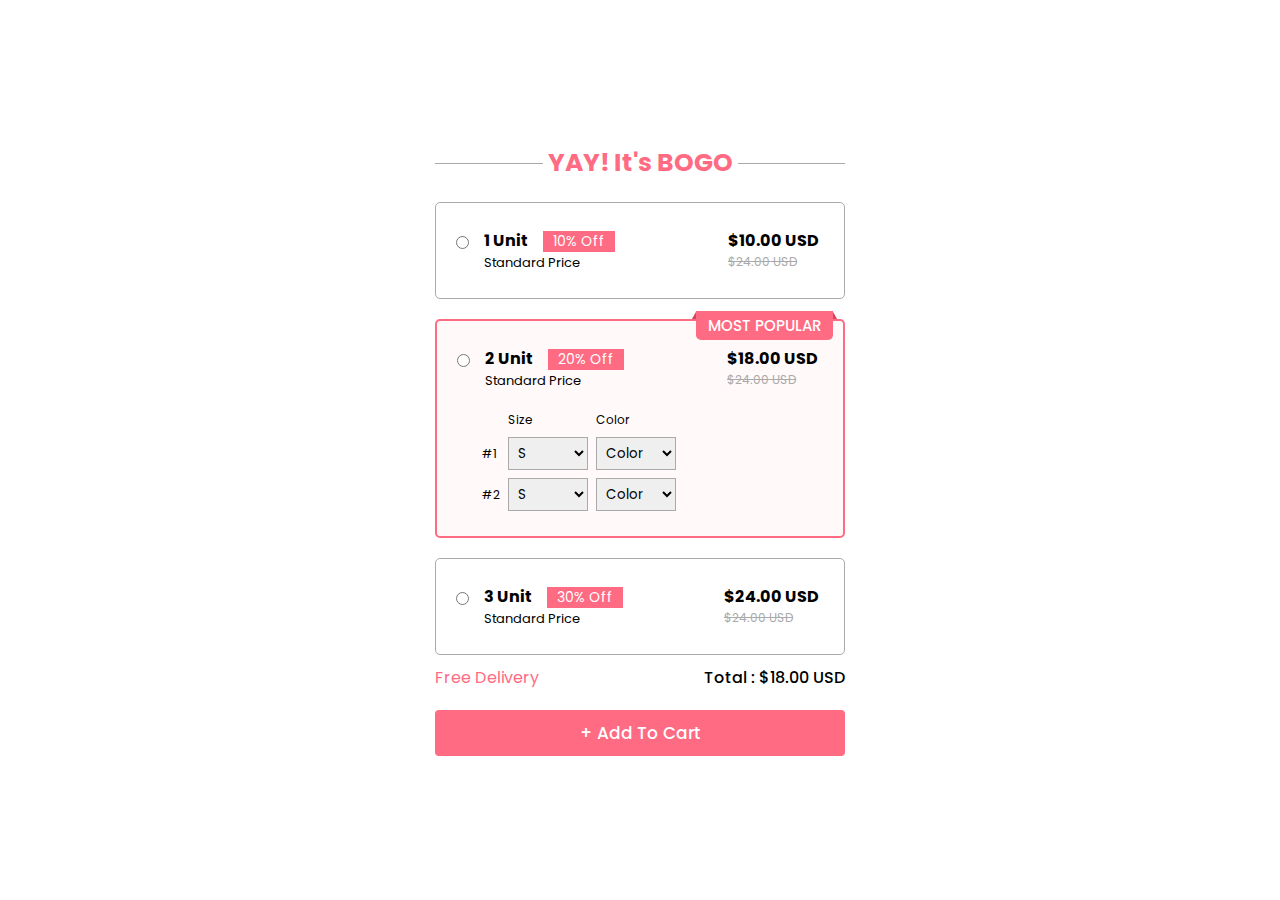
<file: index.html>
<!DOCTYPE html>
<html lang="en">
<head>
    <meta charset="UTF-8">
    <meta name="viewport" content="width=device-width, initial-scale=1.0">
    <title>BOGO shoping cart</title>
    <link rel="stylesheet" href="style.css">
</head>
<body>

    <!-- Main Container -->
    <div class="container">
        <h1><span>YAY! It's BOGO</span></h1>

        <!-- Card 1 -->
        <label for="pair-1" id="card-1">
            <div class="header">
                <input type="radio" id="pair-1" name="pair" class="custom-radio">
                <div>
                    <div>
                        <strong>1 Unit</strong>
                        <span class="discount">10% Off</span>
                        <p>Standard Price</p>
                    </div>
                    <div>
                        <strong>$10.00 USD</strong>
                        <del>$24.00 USD</del>
                    </div>
                </div>
            </div>
            <div class="body">
                <table>
                    <tr>
                        <td></td>
                        <td>Size</td>
                        <td>Color</td>
                    </tr>
                    <tr>
                        <td>#1</td>
                        <td>
                            <select>
                                <option value="S">S</option>
                                <option value="M">M</option>
                                <option value="L">L</option>
                            </select>
                        </td>
                        <td>
                            <select>
                                <option value="">Color</option>
                                <option value="">Black</option>
                                <option value="">Green</option>
                            </select>
                        </td>
                    </tr>
                    <tr>
                        <td>#2</td>
                        <td>
                            <select>
                                <option value="S">S</option>
                                <option value="M">M</option>
                                <option value="L">L</option>
                            </select>
                        </td>
                        <td>
                            <select>
                                <option value="">Color</option>
                                <option value="">Black</option>
                                <option value="">Green</option>
                            </select>
                        </td>
                    </tr>
                </table>
            </div>

        </label>
        <!-- Card 2 -->
        <label for="pair-2" id="card-2" class="active">
            <span class="popular-flag">MOST POPULAR</span>
            <div class="header">
                <input type="radio" id="pair-2" name="pair" class="radio">
                <div>
                    <div>
                        <strong>2 Unit</strong>
                        <span class="discount">20% Off</span>
                        <p>Standard Price</p>
                    </div>
                    <div>
                        <strong>$18.00 USD</strong>
                        <del>$24.00 USD</del>
                    </div>
                </div>
            </div>
            <div class="body">
                <table>
                    <tr>
                        <td></td>
                        <td>Size</td>
                        <td>Color</td>
                    </tr>
                    <tr>
                        <td>#1</td>
                        <td>
                            <select>
                                <option value="S">S</option>
                                <option value="M">M</option>
                                <option value="L">L</option>
                            </select>
                        </td>
                        <td>
                            <select>
                                <option value="">Color</option>
                                <option value="">Black</option>
                                <option value="">Green</option>
                            </select>
                        </td>
                    </tr>
                    <tr>
                        <td>#2</td>
                        <td>
                            <select>
                                <option value="S">S</option>
                                <option value="M">M</option>
                                <option value="L">L</option>
                            </select>
                        </td>
                        <td>
                            <select>
                                <option value="">Color</option>
                                <option value="">Black</option>
                                <option value="">Green</option>
                            </select>
                        </td>
                    </tr>
                </table>
            </div>

        </label>
        <!-- Card 3 -->
        <label for="pair-3" id="card-3">
            <div class="header">
                <input type="radio" id="pair-3" name="pair" class="radio">
                <div>
                    <div>
                        <strong>3 Unit</strong>
                        <span class="discount">30% Off</span>
                        <p>Standard Price</p>
                    </div>
                    <div>
                        <strong>$24.00 USD</strong>
                        <del>$24.00 USD</del>
                    </div>
                </div>
            </div>
            <div class="body">
                <table>
                    <tr>
                        <td></td>
                        <td>Size</td>
                        <td>Color</td>
                    </tr>
                    <tr>
                        <td>#1</td>
                        <td>
                            <select>
                                <option value="S">S</option>
                                <option value="M">M</option>
                                <option value="L">L</option>
                            </select>
                        </td>
                        <td>
                            <select>
                                <option value="">Color</option>
                                <option value="">Black</option>
                                <option value="">Green</option>
                            </select>
                        </td>
                    </tr>
                    <tr>
                        <td>#2</td>
                        <td>
                            <select>
                                <option value="S">S</option>
                                <option value="M">M</option>
                                <option value="L">L</option>
                            </select>
                        </td>
                        <td>
                            <select>
                                <option value="">Color</option>
                                <option value="">Black</option>
                                <option value="">Green</option>
                            </select>
                        </td>
                    </tr>
                </table>
            </div>

        </label>
        <p>
            <span>Free Delivery</span>
            <strong>Total : $18.00 USD</strong>
        </p>
        <button>+ Add To Cart</button>
        
    </div>
    


    <script src="./script.js"></script>
</body>
</html>
</file>
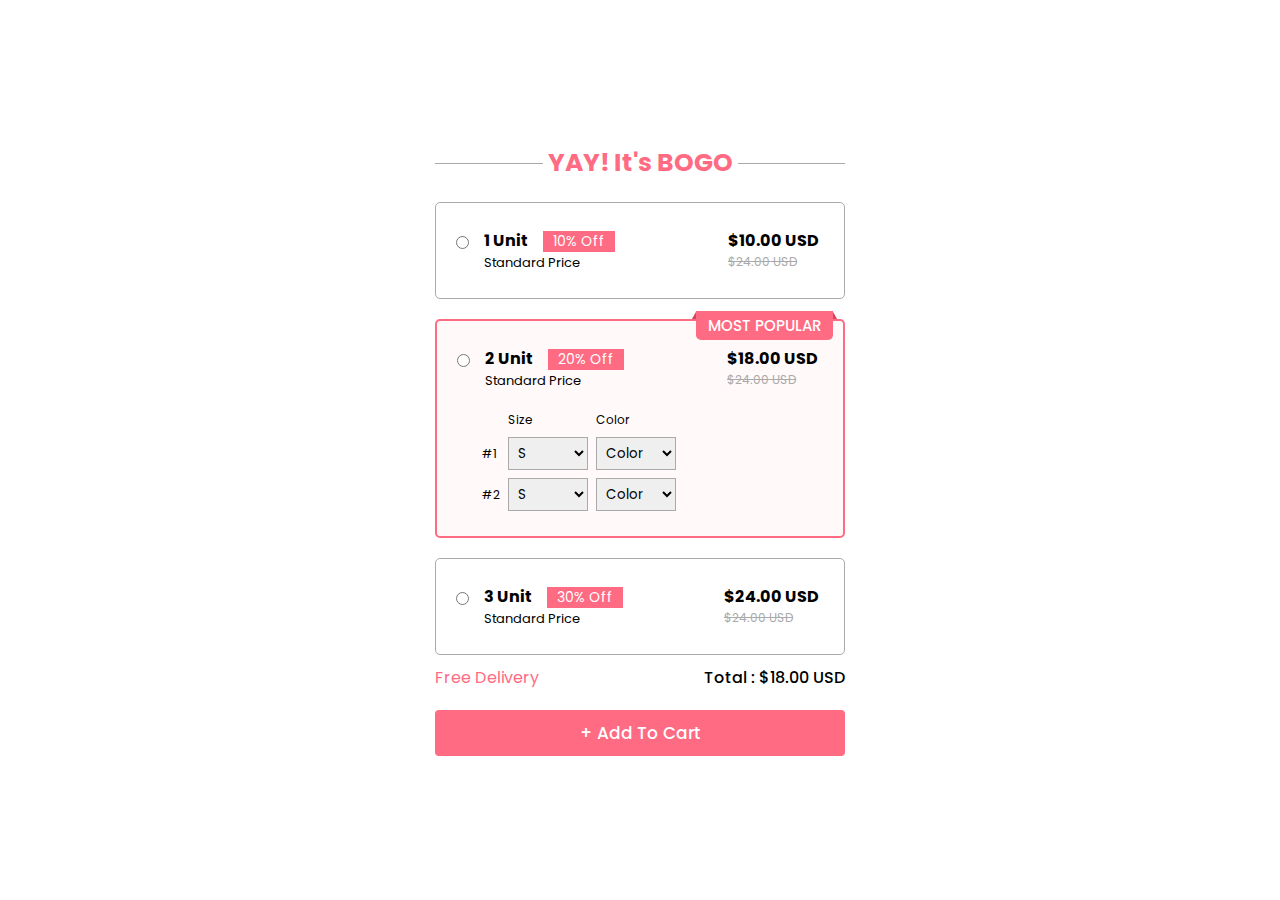
<file: project.html>
<!DOCTYPE html>
<html lang="en">
<head>
    <meta charset="UTF-8">
    <meta name="viewport" content="width=device-width, initial-scale=1.0">
    <title>BOGO shoping cart</title>
    <link rel="stylesheet" href="style.css">
</head>
<body>

    <!-- Main Container -->
    <div class="container">
        <h1><span>YAY! It's BOGO</span></h1>

        <!-- Card 1 -->
        <label for="pair-1" id="card-1">
            <div class="header">
                <input type="radio" id="pair-1" name="pair" class="custom-radio">
                <div>
                    <div>
                        <strong>1 Unit</strong>
                        <span class="discount">10% Off</span>
                        <p>Standard Price</p>
                    </div>
                    <div>
                        <strong>$10.00 USD</strong>
                        <del>$24.00 USD</del>
                    </div>
                </div>
            </div>
            <div class="body">
                <table>
                    <tr>
                        <td></td>
                        <td>Size</td>
                        <td>Color</td>
                    </tr>
                    <tr>
                        <td>#1</td>
                        <td>
                            <select>
                                <option value="S">S</option>
                                <option value="M">M</option>
                                <option value="L">L</option>
                            </select>
                        </td>
                        <td>
                            <select>
                                <option value="">Color</option>
                                <option value="">Black</option>
                                <option value="">Green</option>
                            </select>
                        </td>
                    </tr>
                    <tr>
                        <td>#2</td>
                        <td>
                            <select>
                                <option value="S">S</option>
                                <option value="M">M</option>
                                <option value="L">L</option>
                            </select>
                        </td>
                        <td>
                            <select>
                                <option value="">Color</option>
                                <option value="">Black</option>
                                <option value="">Green</option>
                            </select>
                        </td>
                    </tr>
                </table>
            </div>

        </label>
        <!-- Card 2 -->
        <label for="pair-2" id="card-2" class="active">
            <span class="popular-flag">MOST POPULAR</span>
            <div class="header">
                <input type="radio" id="pair-2" name="pair" class="radio">
                <div>
                    <div>
                        <strong>2 Unit</strong>
                        <span class="discount">20% Off</span>
                        <p>Standard Price</p>
                    </div>
                    <div>
                        <strong>$18.00 USD</strong>
                        <del>$24.00 USD</del>
                    </div>
                </div>
            </div>
            <div class="body">
                <table>
                    <tr>
                        <td></td>
                        <td>Size</td>
                        <td>Color</td>
                    </tr>
                    <tr>
                        <td>#1</td>
                        <td>
                            <select>
                                <option value="S">S</option>
                                <option value="M">M</option>
                                <option value="L">L</option>
                            </select>
                        </td>
                        <td>
                            <select>
                                <option value="">Color</option>
                                <option value="">Black</option>
                                <option value="">Green</option>
                            </select>
                        </td>
                    </tr>
                    <tr>
                        <td>#2</td>
                        <td>
                            <select>
                                <option value="S">S</option>
                                <option value="M">M</option>
                                <option value="L">L</option>
                            </select>
                        </td>
                        <td>
                            <select>
                                <option value="">Color</option>
                                <option value="">Black</option>
                                <option value="">Green</option>
                            </select>
                        </td>
                    </tr>
                </table>
            </div>

        </label>
        <!-- Card 3 -->
        <label for="pair-3" id="card-3">
            <div class="header">
                <input type="radio" id="pair-3" name="pair" class="radio">
                <div>
                    <div>
                        <strong>3 Unit</strong>
                        <span class="discount">30% Off</span>
                        <p>Standard Price</p>
                    </div>
                    <div>
                        <strong>$24.00 USD</strong>
                        <del>$24.00 USD</del>
                    </div>
                </div>
            </div>
            <div class="body">
                <table>
                    <tr>
                        <td></td>
                        <td>Size</td>
                        <td>Color</td>
                    </tr>
                    <tr>
                        <td>#1</td>
                        <td>
                            <select>
                                <option value="S">S</option>
                                <option value="M">M</option>
                                <option value="L">L</option>
                            </select>
                        </td>
                        <td>
                            <select>
                                <option value="">Color</option>
                                <option value="">Black</option>
                                <option value="">Green</option>
                            </select>
                        </td>
                    </tr>
                    <tr>
                        <td>#2</td>
                        <td>
                            <select>
                                <option value="S">S</option>
                                <option value="M">M</option>
                                <option value="L">L</option>
                            </select>
                        </td>
                        <td>
                            <select>
                                <option value="">Color</option>
                                <option value="">Black</option>
                                <option value="">Green</option>
                            </select>
                        </td>
                    </tr>
                </table>
            </div>

        </label>
        <p>
            <span>Free Delivery</span>
            <strong>Total : $18.00 USD</strong>
        </p>
        <button>+ Add To Cart</button>
        
    </div>
    


    <script src="./script.js"></script>
</body>
</html>
</file>
<file: style.css>
@import url('https://fonts.googleapis.com/css2?family=Poppins:ital,wght@0,100;0,200;0,300;0,400;0,500;0,600;0,700;0,800;0,900;1,100;1,200;1,300;1,400;1,500;1,600;1,700;1,800;1,900&display=swap');

* {
    margin: 0;
    padding: 0;
    box-sizing: border-box;
    font-family: "Poppins", sans-serif;
}

:root {
    --primary-color: #FF6B82;
    --dark-color: #D7445B;
    --light-color: #aaa;
}

body {
    display: grid;
    place-items: center;
    height: 100vh;
}

/* Main Container */
.container {
    padding: 20px;
    width: 450px;

    /* Main Heading */
    h1 {
        color: var(--primary-color);
        font-size: 25px;
        position: relative;
        text-align: center;

        span {
            background-color: white;
            padding: 5px;
        }
    }

    /* Line */
    h1::after {
        content: '';
        height: 1px;
        width: 100%;
        position: absolute;
        background-color: var(--light-color);
        left: 0;
        top: 50%;
        z-index: -1;
    }

    /* Card */
    label {
        display: block;
        margin: 20px 0;
        border: 1px solid var(--light-color);
        padding: 20px;
        position: relative;
        background-color: white;
        border-radius: 5px;



        .header {
            display: flex;

            input[type="radio"] {
                margin-right: 10px;
                margin-top: -16px;
                accent-color:#fd44a1cc;
              
            }
            
            >div {
                flex: 1;
                display: flex;
                justify-content: space-between;
                padding: 5px;

                p {
                    font-size: 13px;
                }

                .discount {
                    display: inline-block;
                    background-color: var(--primary-color);
                    padding: 0px 10px;
                    margin-left: 10px;
                    color: white;
                    font-size: 14px;
                }

                del {
                    display: block;
                    font-size: 12px;
                    color: var(--light-color);
                }
            }
        }

        .popular-flag {
            position: absolute;
            display: inline-block;
            right: 10px;
            top: -10px;
            background-color: var(--primary-color);
            padding: 3px 12px;
            color: white;
            font-size: 15px;
            font-weight: 500;
            border-bottom-right-radius: 5px;
            border-bottom-left-radius: 5px;
        }

        .popular-flag::before {
            content: '';
            position: absolute;
            height: 20px;
            width: 20px;
            background-color: var(--dark-color);
            left: -6px;
            top: 4px;
            transform: rotate(30deg);
            z-index: -1;
        }

        .popular-flag::after {
            content: '';
            position: absolute;
            height: 20px;
            width: 20px;
            background-color: var(--dark-color);
            right: -6px;
            top: 4px;
            transform: rotate(-30deg);
            z-index: -1;
        }

        .body {
            height: 0;
            overflow: hidden;

            table {
                margin-top: 10px;
                margin-left: 20px;

                tr:first-child {
                    td {
                        font-size: 12px;
                    }
                }

                select {
                    width: 80px;
                    border: 1px solid var(--light-color);
                    padding: 5px;
                }

                tr {

                    td {
                        padding: 3px;
                    }

                    td:first-child {
                        font-size: 12px;
                    }
                }
            }
        }

    }

    >p {
        display: flex;
        justify-content: space-between;
        margin-top: -10px;
        margin-bottom: 20px;
        cursor: pointer;

        span {
            color: var(--primary-color);
        }

        strong {
            font-weight: 500;
        }
    }

    button {
        width: 100%;
        font-size: 17px;
        border: none;
        font-weight: 500;
        border-radius: 4px;
        outline: none;
        padding: 10px;
        background-color: var(--primary-color);
        color: white;
        cursor: pointer;
        transition: all 0.5s ease-in-out;
    }

    button:hover {
        background-color: var(--dark-color);
    }

    label.active {
        border: 2px solid var(--primary-color);
        background-color: #fff9fa;



        .body {
            height: auto;

        }
    }


}
</file>
